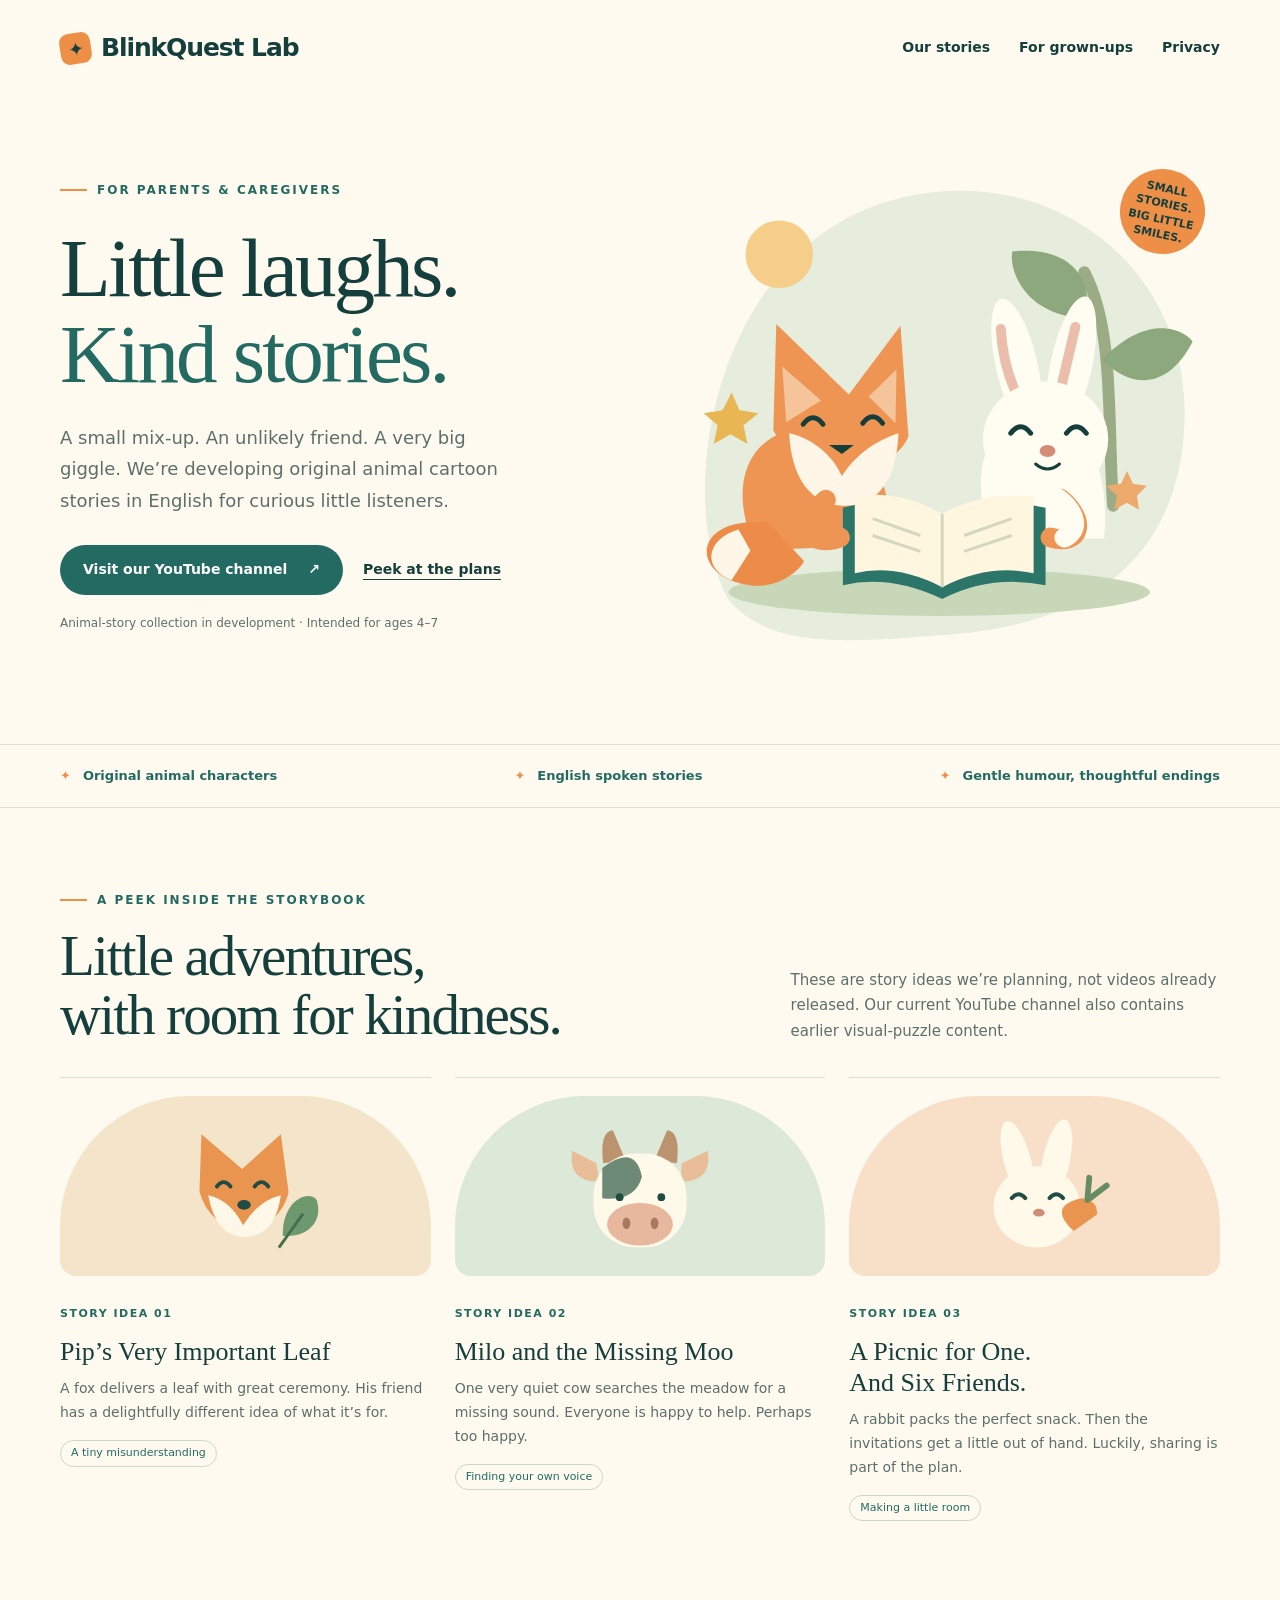
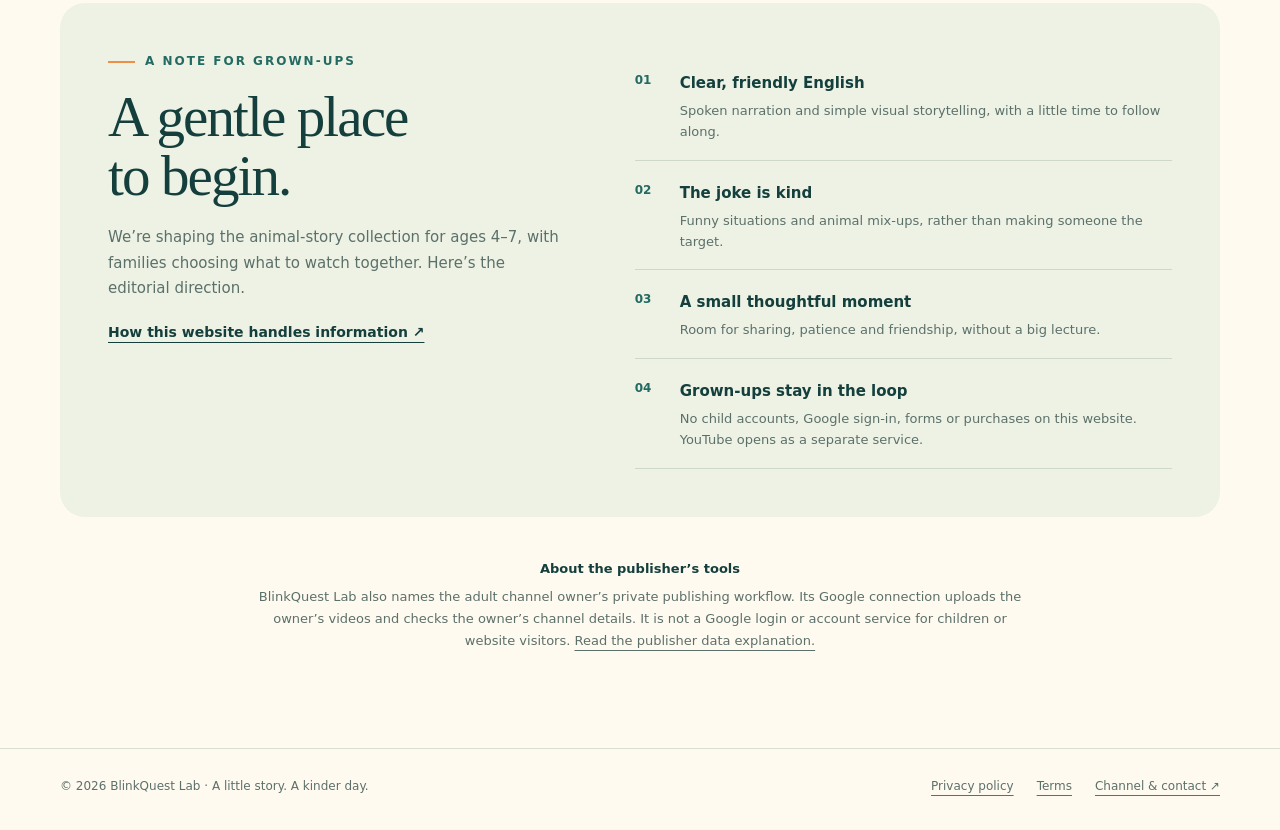
<file: index.html>
<!doctype html>
<html lang="en">
<head><meta charset="utf-8"><meta name="viewport" content="width=device-width,initial-scale=1"><meta name="description" content="BlinkQuest Lab is developing gentle, funny animal cartoon stories in English for ages 4–7. Parent information, channel links and publisher privacy."><meta name="theme-color" content="#fffaf0"><title>BlinkQuest Lab — Little laughs. Kind stories.</title><link rel="canonical" href="https://mehmetstorm1088-maker.github.io/"><link rel="stylesheet" href="site.css"></head>
<body><a class="skip" href="#main">Skip to content</a>
<header><div class="wrap nav"><a class="brand" href="index.html" aria-label="BlinkQuest Lab home"><span class="brandmark" aria-hidden="true">✦</span>BlinkQuest Lab</a><nav class="navlinks" aria-label="Main navigation"><a href="#stories">Our stories</a><a class="desktop" href="#grown-ups">For grown-ups</a><a href="privacy.html">Privacy</a></nav></div></header>
<main id="main"><section class="wrap hero"><div><div class="eyebrow">For parents &amp; caregivers</div><h1>Little laughs.<br><em>Kind stories.</em></h1><p class="lead">A small mix-up. An unlikely friend. A very big giggle. We’re developing original animal cartoon stories in English for curious little listeners.</p><div class="actions"><a class="button" href="https://www.youtube.com/channel/UC2xDrOsBQC-hWsGO5tNByVg" target="_blank" rel="noopener noreferrer">Visit our YouTube channel <span aria-hidden="true">↗</span></a><a class="textlink" href="#stories">Peek at the plans</a></div><p class="tiny">Animal-story collection in development · Intended for ages 4–7</p></div>
<div class="hero-art"><span class="stamp">SMALL STORIES.<br>BIG LITTLE<br>SMILES.</span><svg viewBox="0 0 560 530" role="img" aria-labelledby="hero-title"><title id="hero-title">A friendly fox and rabbit sharing a storybook beneath a leafy tree</title><path d="M65 453C7 348 52 98 231 50c153-41 295 63 293 218-2 135-88 210-240 220-90 6-175 17-219-35" fill="#e6eddc"/><circle cx="116" cy="105" r="34" fill="#f5ce8a"/><path d="M452 358c-6-83 2-177-29-235" fill="none" stroke="#9aab86" stroke-width="12" stroke-linecap="round"/><path d="M426 170c-73-4-79-61-75-68 61-5 80 28 75 68m15 41c49-51 86-27 91-18-25 48-61 48-91 18" fill="#8ca87c"/><ellipse cx="277" cy="445" rx="212" ry="24" fill="#c9d7b9"/><path d="M93 403c-36-76 1-135 74-121 42 8 65 60 60 115" fill="#ef9554"/><path d="m110 282 3-107 73 71 52-69 8 111c-14 38-102 59-136-6" fill="#ef9554"/><path d="m119 218 4 56 35-22m48-4 27 27 1-54" fill="#f6c49b"/><path d="M126 285c23 5 43 21 53 43 16-24 36-36 57-43-2 46-20 74-56 73-32-1-52-28-54-73" fill="#fff6e7"/><path d="m166 297 13 9 12-9" fill="#163f3b"/><path d="M140 276q10-13 20 0m40-1q10-13 20 0" stroke="#163f3b" stroke-width="5" fill="none" stroke-linecap="round"/><path d="M105 375c-77-8-81 54-19 63 25 4 48-11 55-24" fill="#ec8c48"/><path d="M75 382c-32 9-38 39-7 51l19-30" fill="#fff6e7"/><path d="M326 391c-15-70-8-105 38-116 54-13 86 34 79 116" fill="#fffdf2"/><ellipse cx="355" cy="217" rx="21" ry="69" transform="rotate(-13 355 217)" fill="#fffdf2"/><ellipse cx="410" cy="216" rx="21" ry="70" transform="rotate(12 410 216)" fill="#fffdf2"/><path d="M354 244c-9-20-14-43-15-64m60 62 15-64" stroke="#ebbdad" stroke-width="10" stroke-linecap="round"/><ellipse cx="384" cy="291" rx="63" ry="58" fill="#fffdf2"/><path d="M349 285q10-13 20 0m36 0q10-13 20 0" stroke="#163f3b" stroke-width="5" fill="none" stroke-linecap="round"/><ellipse cx="386" cy="303" rx="8" ry="6" fill="#d58c76"/><path d="M374 316q12 10 24 0" stroke="#163f3b" stroke-width="3" fill="none" stroke-linecap="round"/><path d="M180 360q51-13 100 14v78q-52-25-100-14Zm100 14q48-27 104-14v78q-56-11-104 14Z" fill="#2b7569"/><path d="M192 349q42-8 88 17v74q-47-24-88-14Zm88 17q45-24 92-17v77q-45-10-92 14Z" fill="#fff6df"/><path d="m280 366 0 74m-70-69 48 17m-48 0 48 16m44-16 48-17m-48 33 48-16" stroke="#d2d7bd" stroke-width="3"/><path d="M163 352c-28 25-18 49 14 38m222-39c27 22 20 48-10 39" fill="none" stroke="#ef9554" stroke-width="20" stroke-linecap="round"/><path d="M397 351c20 16 20 32 6 39" fill="none" stroke="#fffdf2" stroke-width="20" stroke-linecap="round"/><path d="m68 244 8 18 19 3-15 12 4 19-17-10-17 10 4-19-14-12 19-3Z" fill="#e8b653"/><path d="m466 323 6 13 14 2-10 10 2 14-12-7-13 7 3-14-11-10 15-2Z" fill="#eea96c"/></svg></div></section>
<div class="ribbon"><div class="wrap"><span>Original animal characters</span><span>English spoken stories</span><span>Gentle humour, thoughtful endings</span></div></div>
<section id="stories" class="wrap section"><div class="sectionhead"><div><div class="eyebrow">A peek inside the storybook</div><h2>Little adventures,<br>with room for kindness.</h2></div><p>These are story ideas we’re planning, not videos already released. Our current YouTube channel also contains earlier visual-puzzle content.</p></div><div class="stories">
<article class="story"><div class="scene"><svg viewBox="0 0 190 160" role="img" aria-label="An orange fox holding a leaf"><path d="m48 85 2-59 42 36 40-36 8 60c-12 50-78 52-92-1" fill="#e99550"/><path d="M57 89q23 5 36 31 15-25 39-31-6 44-39 43-28-1-36-43" fill="#fff7e8"/><path d="M66 80q7-9 14 0m25 0q7-9 14 0" stroke="#214c43" fill="none" stroke-width="4" stroke-linecap="round"/><ellipse cx="94" cy="99" rx="7" ry="5" fill="#214c43"/><path d="M134 131c-1-38 28-48 35-37 7 22-9 39-35 37" fill="#6e986d"/><path d="m130 143 25-35" stroke="#456f50" stroke-width="3"/></svg></div><span class="number">STORY IDEA 01</span><h3>Pip’s Very Important Leaf</h3><p>A fox delivers a leaf with great ceremony. His friend has a delightfully different idea of what it’s for.</p><span class="story-tag">A tiny misunderstanding</span></article>
<article class="story"><div class="scene green"><svg viewBox="0 0 190 160" role="img" aria-label="A cream cow with funny little ears"><path d="M50 56 25 43q-5 32 28 32m85-19 27-13q5 32-28 32" fill="#e8bd97"/><path d="M57 56q-4-33 10-34l13 31m30 0 13-31q14 1 10 34" fill="#bb936e"/><rect x="47" y="46" width="96" height="97" rx="43" fill="#fff9e9"/><path d="M56 61q34-26 41 9-7 26-41 22" fill="#6c8a75"/><circle cx="74" cy="91" r="4" fill="#214c43"/><circle cx="117" cy="91" r="4" fill="#214c43"/><ellipse cx="95" cy="119" rx="34" ry="22" fill="#e8b89e"/><ellipse cx="81" cy="118" rx="4" ry="6" fill="#a77761"/><ellipse cx="110" cy="118" rx="4" ry="6" fill="#a77761"/></svg></div><span class="number">STORY IDEA 02</span><h3>Milo and the Missing Moo</h3><p>One very quiet cow searches the meadow for a missing sound. Everyone is happy to help. Perhaps too happy.</p><span class="story-tag">Finding your own voice</span></article>
<article class="story"><div class="scene peach"><svg viewBox="0 0 190 160" role="img" aria-label="A rabbit next to a picnic carrot"><ellipse cx="77" cy="54" rx="14" ry="43" transform="rotate(-15 77 54)" fill="#fff9e9"/><ellipse cx="117" cy="53" rx="14" ry="43" transform="rotate(12 117 53)" fill="#fff9e9"/><ellipse cx="97" cy="101" rx="45" ry="42" fill="#fff9e9"/><path d="M71 92q7-8 14 0m25 0q7-8 14 0" stroke="#214c43" fill="none" stroke-width="4" stroke-linecap="round"/><ellipse cx="99" cy="107" rx="6" ry="4" fill="#d28b76"/><path d="M135 126q-28-26 8-34 17 2 16 17Z" fill="#e99550"/><path d="m149 94 2-23m1 21 17-13" stroke="#678b63" stroke-width="6" stroke-linecap="round"/></svg></div><span class="number">STORY IDEA 03</span><h3>A Picnic for One.<br>And Six Friends.</h3><p>A rabbit packs the perfect snack. Then the invitations get a little out of hand. Luckily, sharing is part of the plan.</p><span class="story-tag">Making a little room</span></article>
</div></section>
<section id="grown-ups" class="wrap section" style="padding-top:0"><div class="family"><div><div class="eyebrow">A note for grown-ups</div><h2>A gentle place<br>to begin.</h2><p>We’re shaping the animal-story collection for ages 4–7, with families choosing what to watch together. Here’s the editorial direction.</p><a class="textlink" href="privacy.html">How this website handles information ↗</a></div><ol class="principles"><li><div><strong>Clear, friendly English</strong><p>Spoken narration and simple visual storytelling, with a little time to follow along.</p></div></li><li><div><strong>The joke is kind</strong><p>Funny situations and animal mix-ups, rather than making someone the target.</p></div></li><li><div><strong>A small thoughtful moment</strong><p>Room for sharing, patience and friendship, without a big lecture.</p></div></li><li><div><strong>Grown-ups stay in the loop</strong><p>No child accounts, Google sign-in, forms or purchases on this website. YouTube opens as a separate service.</p></div></li></ol></div>
<div class="publisher"><h3>About the publisher’s tools</h3><p>BlinkQuest Lab also names the adult channel owner’s private publishing workflow. Its Google connection uploads the owner’s videos and checks the owner’s channel details. It is not a Google login or account service for children or website visitors. <a href="privacy.html#publisher">Read the publisher data explanation.</a></p></div></section></main>
<footer><div class="wrap foot"><span>© 2026 BlinkQuest Lab · A little story. A kinder day.</span><nav class="footnav" aria-label="Footer"><a href="privacy.html">Privacy policy</a><a href="terms.html">Terms</a><a href="https://www.youtube.com/channel/UC2xDrOsBQC-hWsGO5tNByVg" target="_blank" rel="noopener noreferrer">Channel &amp; contact ↗</a></nav></div></footer></body></html>
</file>
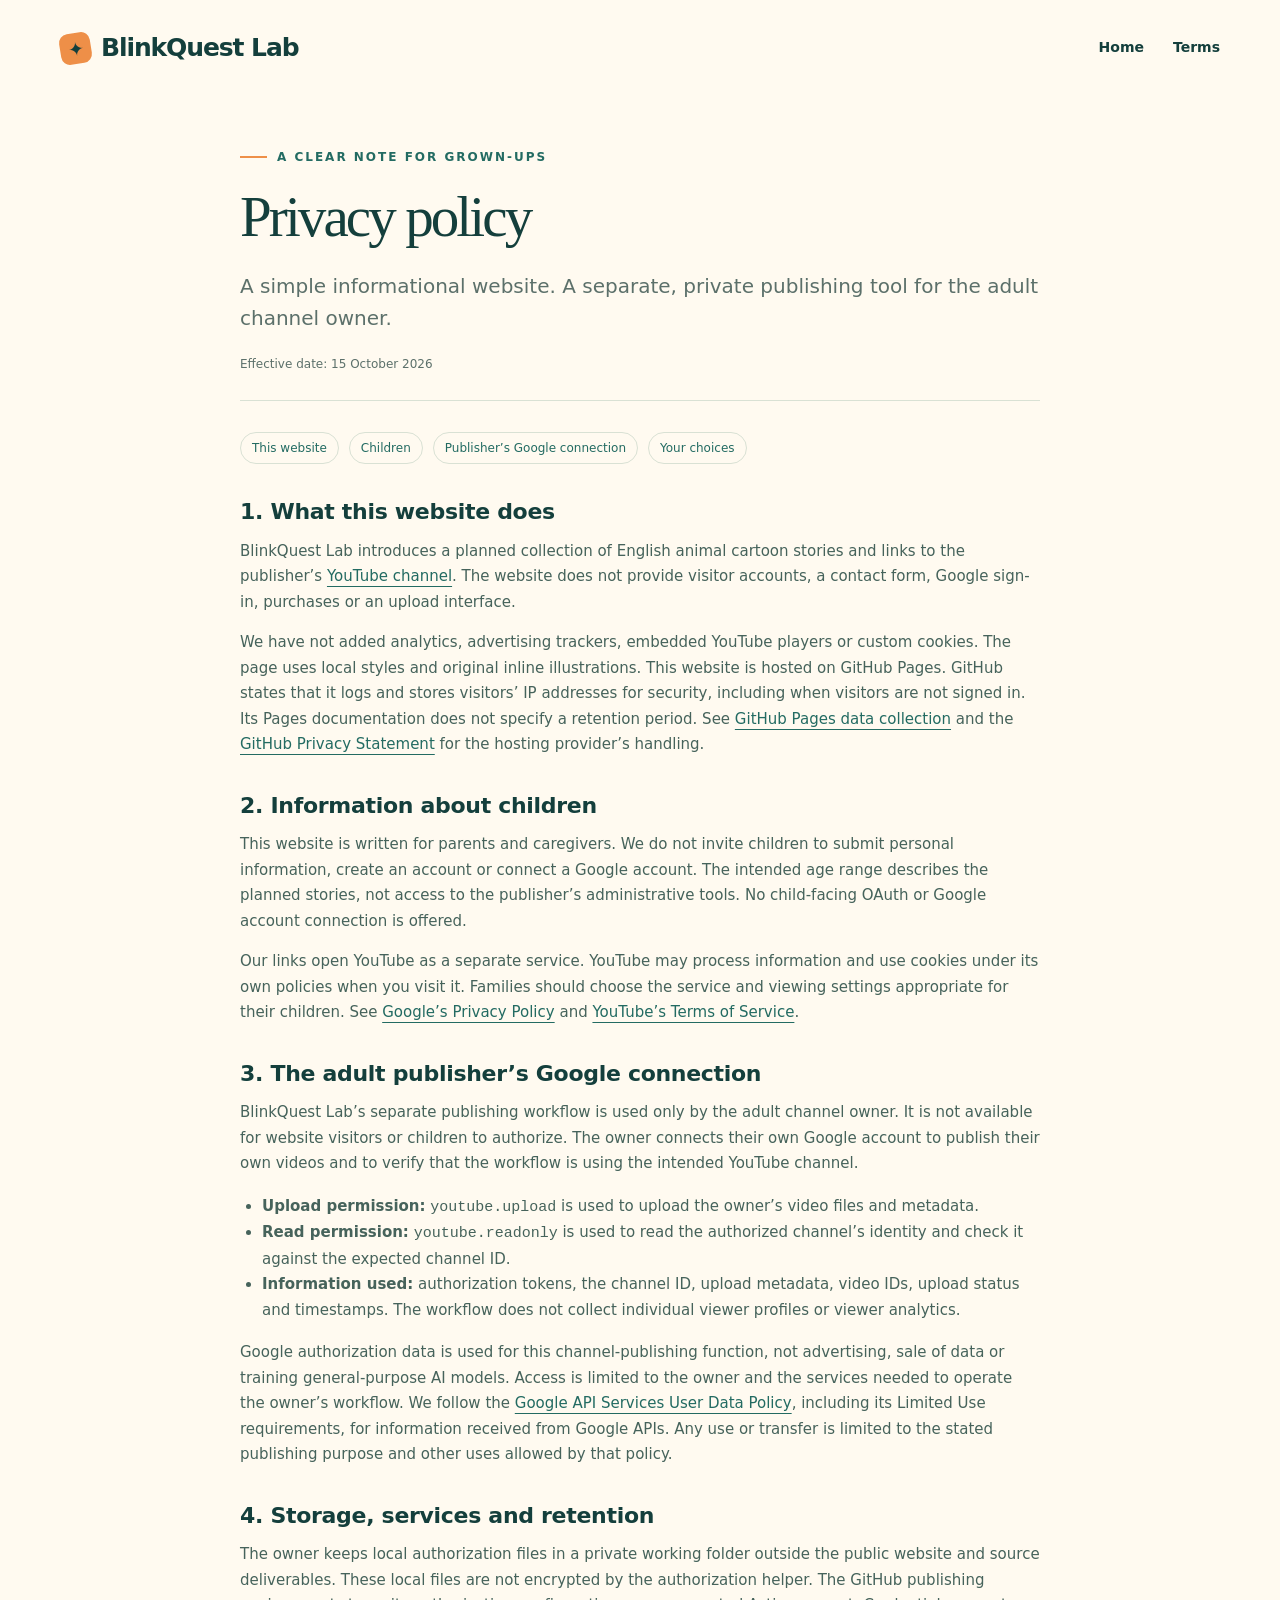
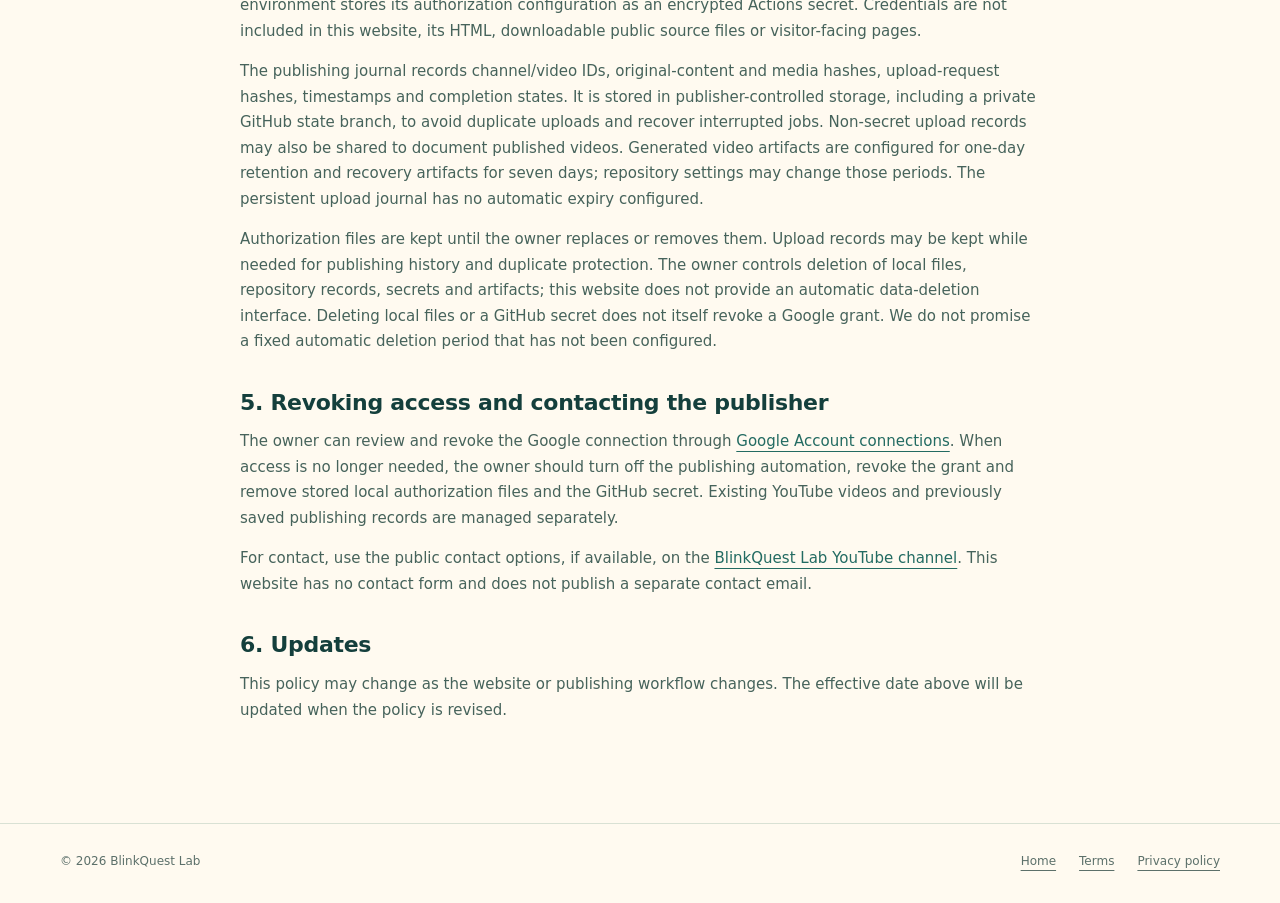
<file: privacy.html>
<!doctype html><html lang="en"><head><meta charset="utf-8"><meta name="viewport" content="width=device-width,initial-scale=1"><meta name="description" content="Privacy information for BlinkQuest Lab's parent-information website and separate adult publisher workflow."><title>Privacy policy — BlinkQuest Lab</title><link rel="canonical" href="https://mehmetstorm1088-maker.github.io/privacy.html"><link rel="stylesheet" href="site.css"></head><body><a class="skip" href="#main">Skip to content</a><header><div class="wrap nav"><a class="brand" href="index.html"><span class="brandmark" aria-hidden="true">✦</span>BlinkQuest Lab</a><nav class="navlinks" aria-label="Main navigation"><a href="index.html">Home</a><a href="terms.html">Terms</a></nav></div></header><main id="main" class="wrap legal"><div class="eyebrow">A clear note for grown-ups</div><h1>Privacy policy</h1><p class="intro">A simple informational website. A separate, private publishing tool for the adult channel owner.</p><p class="updated">Effective date: 15 October 2026</p><nav class="toc" aria-label="Policy sections"><a href="#website">This website</a><a href="#children">Children</a><a href="#publisher">Publisher’s Google connection</a><a href="#choices">Your choices</a></nav>
<h2 id="website">1. What this website does</h2><p>BlinkQuest Lab introduces a planned collection of English animal cartoon stories and links to the publisher’s <a href="https://www.youtube.com/channel/UC2xDrOsBQC-hWsGO5tNByVg" target="_blank" rel="noopener noreferrer">YouTube channel</a>. The website does not provide visitor accounts, a contact form, Google sign-in, purchases or an upload interface.</p><p>We have not added analytics, advertising trackers, embedded YouTube players or custom cookies. The page uses local styles and original inline illustrations. This website is hosted on GitHub Pages. GitHub states that it logs and stores visitors’ IP addresses for security, including when visitors are not signed in. Its Pages documentation does not specify a retention period. See <a href="https://docs.github.com/en/pages/getting-started-with-github-pages/what-is-github-pages#data-collection" target="_blank" rel="noopener noreferrer">GitHub Pages data collection</a> and the <a href="https://docs.github.com/en/site-policy/privacy-policies/github-general-privacy-statement" target="_blank" rel="noopener noreferrer">GitHub Privacy Statement</a> for the hosting provider’s handling.</p>
<h2 id="children">2. Information about children</h2><p>This website is written for parents and caregivers. We do not invite children to submit personal information, create an account or connect a Google account. The intended age range describes the planned stories, not access to the publisher’s administrative tools. No child-facing OAuth or Google account connection is offered.</p><p>Our links open YouTube as a separate service. YouTube may process information and use cookies under its own policies when you visit it. Families should choose the service and viewing settings appropriate for their children. See <a href="https://policies.google.com/privacy" target="_blank" rel="noopener noreferrer">Google’s Privacy Policy</a> and <a href="https://www.youtube.com/static?template=terms" target="_blank" rel="noopener noreferrer">YouTube’s Terms of Service</a>.</p>
<h2 id="publisher">3. The adult publisher’s Google connection</h2><p>BlinkQuest Lab’s separate publishing workflow is used only by the adult channel owner. It is not available for website visitors or children to authorize. The owner connects their own Google account to publish their own videos and to verify that the workflow is using the intended YouTube channel.</p><ul><li><strong>Upload permission:</strong> <code>youtube.upload</code> is used to upload the owner’s video files and metadata.</li><li><strong>Read permission:</strong> <code>youtube.readonly</code> is used to read the authorized channel’s identity and check it against the expected channel ID.</li><li><strong>Information used:</strong> authorization tokens, the channel ID, upload metadata, video IDs, upload status and timestamps. The workflow does not collect individual viewer profiles or viewer analytics.</li></ul><p>Google authorization data is used for this channel-publishing function, not advertising, sale of data or training general-purpose AI models. Access is limited to the owner and the services needed to operate the owner’s workflow. We follow the <a href="https://developers.google.com/terms/api-services-user-data-policy" target="_blank" rel="noopener noreferrer">Google API Services User Data Policy</a>, including its Limited Use requirements, for information received from Google APIs. Any use or transfer is limited to the stated publishing purpose and other uses allowed by that policy.</p>
<h2>4. Storage, services and retention</h2><p>The owner keeps local authorization files in a private working folder outside the public website and source deliverables. These local files are not encrypted by the authorization helper. The GitHub publishing environment stores its authorization configuration as an encrypted Actions secret. Credentials are not included in this website, its HTML, downloadable public source files or visitor-facing pages.</p><p>The publishing journal records channel/video IDs, original-content and media hashes, upload-request hashes, timestamps and completion states. It is stored in publisher-controlled storage, including a private GitHub state branch, to avoid duplicate uploads and recover interrupted jobs. Non-secret upload records may also be shared to document published videos. Generated video artifacts are configured for one-day retention and recovery artifacts for seven days; repository settings may change those periods. The persistent upload journal has no automatic expiry configured.</p><p>Authorization files are kept until the owner replaces or removes them. Upload records may be kept while needed for publishing history and duplicate protection. The owner controls deletion of local files, repository records, secrets and artifacts; this website does not provide an automatic data-deletion interface. Deleting local files or a GitHub secret does not itself revoke a Google grant. We do not promise a fixed automatic deletion period that has not been configured.</p>
<h2 id="choices">5. Revoking access and contacting the publisher</h2><p>The owner can review and revoke the Google connection through <a href="https://myaccount.google.com/connections" target="_blank" rel="noopener noreferrer">Google Account connections</a>. When access is no longer needed, the owner should turn off the publishing automation, revoke the grant and remove stored local authorization files and the GitHub secret. Existing YouTube videos and previously saved publishing records are managed separately.</p><p>For contact, use the public contact options, if available, on the <a href="https://www.youtube.com/channel/UC2xDrOsBQC-hWsGO5tNByVg" target="_blank" rel="noopener noreferrer">BlinkQuest Lab YouTube channel</a>. This website has no contact form and does not publish a separate contact email.</p>
<h2>6. Updates</h2><p>This policy may change as the website or publishing workflow changes. The effective date above will be updated when the policy is revised.</p></main><footer><div class="wrap foot"><span>© 2026 BlinkQuest Lab</span><nav class="footnav" aria-label="Footer"><a href="index.html">Home</a><a href="terms.html">Terms</a><a href="privacy.html">Privacy policy</a></nav></div></footer></body></html>
</file>
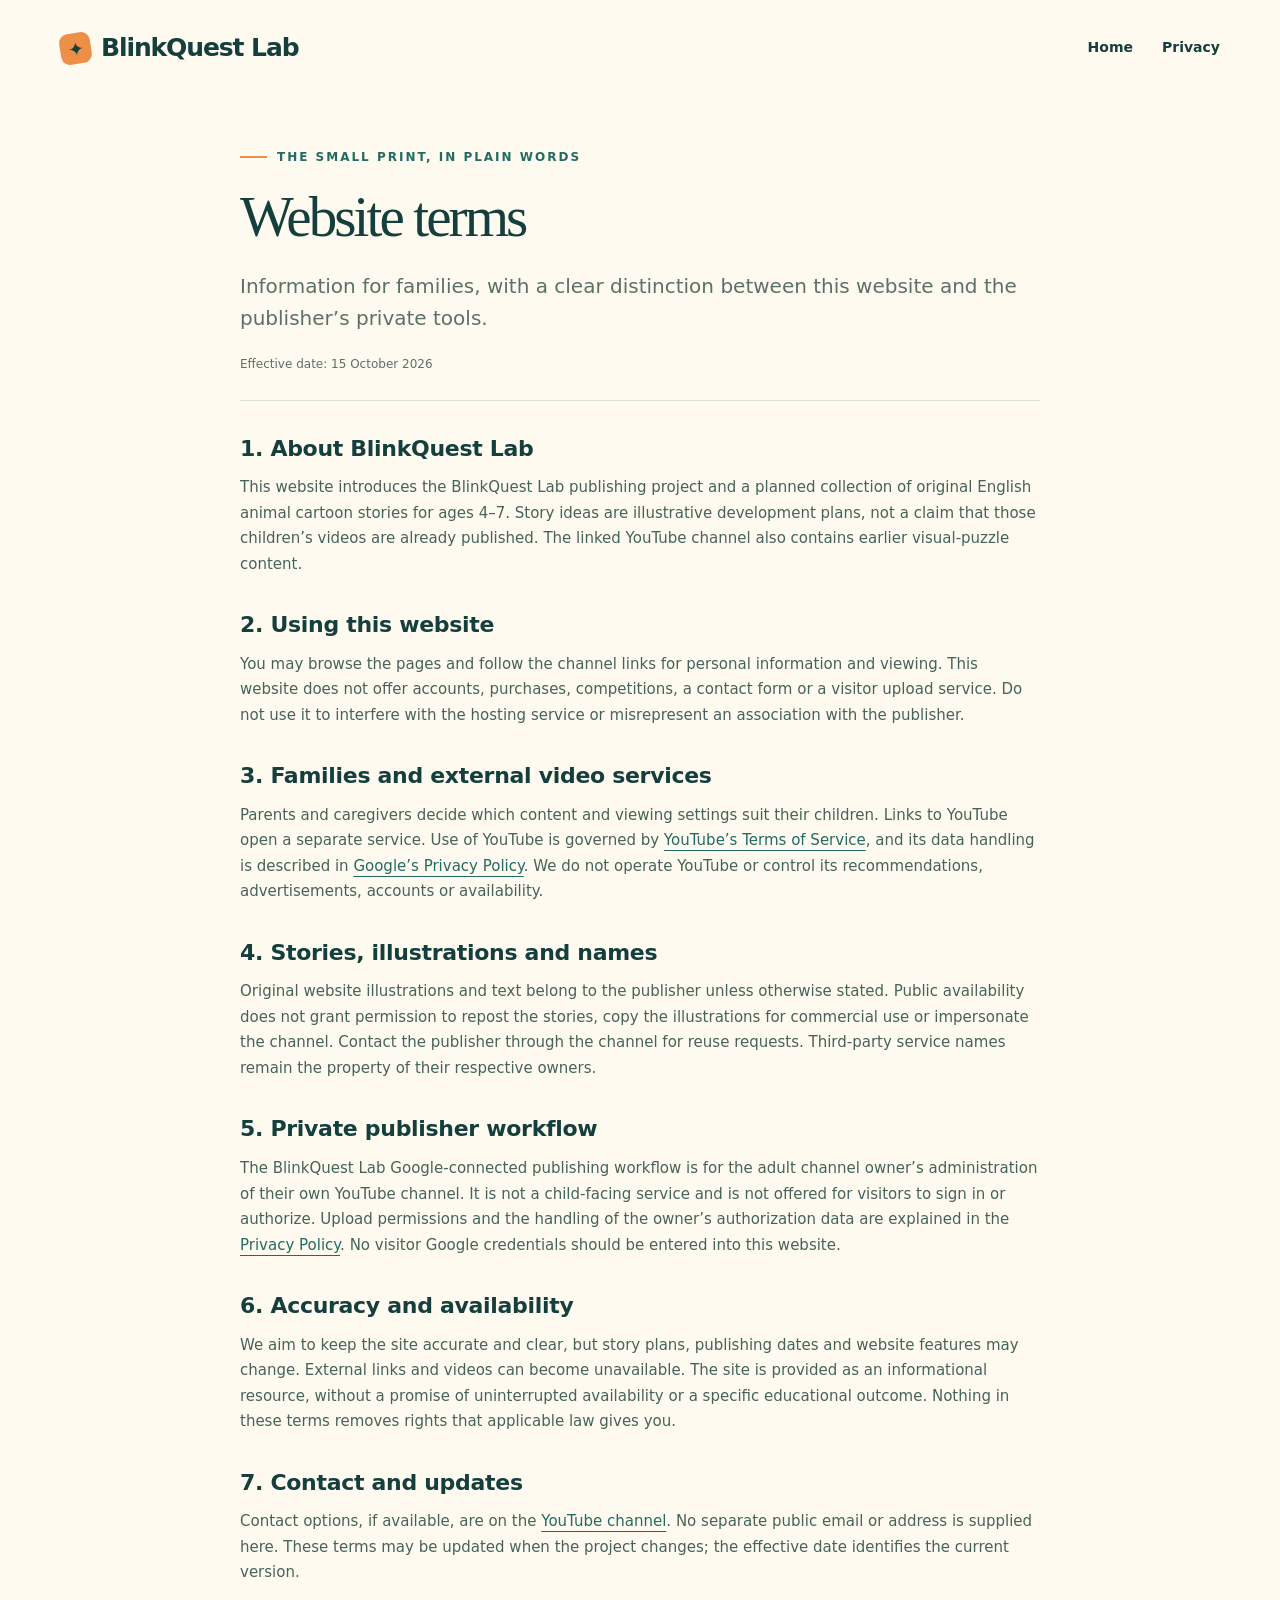
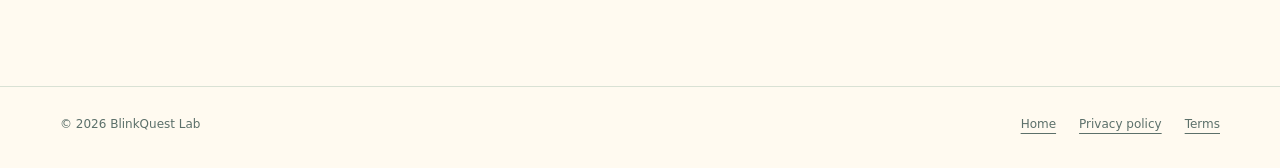
<file: terms.html>
<!doctype html><html lang="en"><head><meta charset="utf-8"><meta name="viewport" content="width=device-width,initial-scale=1"><meta name="description" content="Terms for the BlinkQuest Lab informational website."><title>Terms — BlinkQuest Lab</title><link rel="canonical" href="https://mehmetstorm1088-maker.github.io/terms.html"><link rel="stylesheet" href="site.css"></head><body><a class="skip" href="#main">Skip to content</a><header><div class="wrap nav"><a class="brand" href="index.html"><span class="brandmark" aria-hidden="true">✦</span>BlinkQuest Lab</a><nav class="navlinks" aria-label="Main navigation"><a href="index.html">Home</a><a href="privacy.html">Privacy</a></nav></div></header><main id="main" class="wrap legal"><div class="eyebrow">The small print, in plain words</div><h1>Website terms</h1><p class="intro">Information for families, with a clear distinction between this website and the publisher’s private tools.</p><p class="updated">Effective date: 15 October 2026</p>
<h2>1. About BlinkQuest Lab</h2><p>This website introduces the BlinkQuest Lab publishing project and a planned collection of original English animal cartoon stories for ages 4–7. Story ideas are illustrative development plans, not a claim that those children’s videos are already published. The linked YouTube channel also contains earlier visual-puzzle content.</p>
<h2>2. Using this website</h2><p>You may browse the pages and follow the channel links for personal information and viewing. This website does not offer accounts, purchases, competitions, a contact form or a visitor upload service. Do not use it to interfere with the hosting service or misrepresent an association with the publisher.</p>
<h2>3. Families and external video services</h2><p>Parents and caregivers decide which content and viewing settings suit their children. Links to YouTube open a separate service. Use of YouTube is governed by <a href="https://www.youtube.com/static?template=terms" target="_blank" rel="noopener noreferrer">YouTube’s Terms of Service</a>, and its data handling is described in <a href="https://policies.google.com/privacy" target="_blank" rel="noopener noreferrer">Google’s Privacy Policy</a>. We do not operate YouTube or control its recommendations, advertisements, accounts or availability.</p>
<h2>4. Stories, illustrations and names</h2><p>Original website illustrations and text belong to the publisher unless otherwise stated. Public availability does not grant permission to repost the stories, copy the illustrations for commercial use or impersonate the channel. Contact the publisher through the channel for reuse requests. Third-party service names remain the property of their respective owners.</p>
<h2>5. Private publisher workflow</h2><p>The BlinkQuest Lab Google-connected publishing workflow is for the adult channel owner’s administration of their own YouTube channel. It is not a child-facing service and is not offered for visitors to sign in or authorize. Upload permissions and the handling of the owner’s authorization data are explained in the <a href="privacy.html#publisher">Privacy Policy</a>. No visitor Google credentials should be entered into this website.</p>
<h2>6. Accuracy and availability</h2><p>We aim to keep the site accurate and clear, but story plans, publishing dates and website features may change. External links and videos can become unavailable. The site is provided as an informational resource, without a promise of uninterrupted availability or a specific educational outcome. Nothing in these terms removes rights that applicable law gives you.</p>
<h2>7. Contact and updates</h2><p>Contact options, if available, are on the <a href="https://www.youtube.com/channel/UC2xDrOsBQC-hWsGO5tNByVg" target="_blank" rel="noopener noreferrer">YouTube channel</a>. No separate public email or address is supplied here. These terms may be updated when the project changes; the effective date identifies the current version.</p></main><footer><div class="wrap foot"><span>© 2026 BlinkQuest Lab</span><nav class="footnav" aria-label="Footer"><a href="index.html">Home</a><a href="privacy.html">Privacy policy</a><a href="terms.html">Terms</a></nav></div></footer></body></html>
</file>
<file: site.css>
:root{--paper:#fffaf0;--ink:#143f3c;--muted:#5c706a;--teal:#236b62;--orange:#ee8f48;--line:#d9e1d4;--wash:#edf2e5;--white:#fffef8}*{box-sizing:border-box}html{scroll-behavior:smooth}body{margin:0;background:var(--paper);color:var(--ink);font:17px/1.7 system-ui,-apple-system,BlinkMacSystemFont,"Segoe UI",sans-serif}a{color:inherit;text-underline-offset:5px}a:focus-visible,button:focus-visible{outline:3px solid var(--orange);outline-offset:5px}.wrap{width:min(1160px,calc(100% - 48px));margin:auto}.skip{position:absolute;left:20px;top:-90px;background:var(--ink);color:white;padding:10px 18px;z-index:9}.skip:focus{top:12px}header{padding:27px 0}.nav{display:flex;align-items:center;justify-content:space-between;gap:28px}.brand{text-decoration:none;font-weight:850;letter-spacing:-1.1px;font-size:25px;display:flex;align-items:center;gap:10px}.brandmark{width:31px;height:31px;background:var(--orange);border-radius:9px;transform:rotate(-9deg);display:inline-grid;place-items:center;color:var(--ink);font-size:19px}.navlinks{display:flex;align-items:center;gap:29px;font-size:14px;font-weight:650}.navlinks a{text-decoration:none}.navlinks a:hover{text-decoration:underline}.hero{display:grid;grid-template-columns:1.02fr 1fr;gap:36px;align-items:center;padding:53px 0 68px}.eyebrow{font-size:12px;letter-spacing:2px;font-weight:800;text-transform:uppercase;color:var(--teal);display:flex;align-items:center;gap:10px}.eyebrow:before{content:"";width:27px;height:2px;background:var(--orange)}h1,h2,h3,p{margin-top:0}h1,h2{font-family:Georgia,"Times New Roman",serif;font-weight:500;letter-spacing:-2.9px;line-height:1.04}h1{font-size:clamp(54px,6.5vw,84px);margin:24px 0}h1 em{font-style:normal;color:var(--teal)}.lead{max-width:460px;color:var(--muted);font-size:18px;line-height:1.75}.actions{display:flex;gap:20px;align-items:center;flex-wrap:wrap;margin-top:29px}.button{display:inline-flex;align-items:center;gap:21px;border-radius:100px;background:var(--teal);color:white;padding:13px 23px;text-decoration:none;font-size:14px;font-weight:750}.button:hover{background:var(--ink)}.textlink{font-size:14px;font-weight:700}.tiny{font-size:12px;color:var(--muted);margin-top:18px}.hero-art{position:relative}.hero-art svg{width:100%;display:block}.stamp{position:absolute;right:8px;top:12px;background:var(--orange);border-radius:50%;width:99px;height:99px;display:flex;align-items:center;justify-content:center;text-align:center;font-size:11px;font-weight:800;line-height:1.4;transform:rotate(12deg);border:7px solid var(--paper)}.ribbon{border-top:1px solid var(--line);border-bottom:1px solid var(--line);padding:20px 0}.ribbon .wrap{display:flex;gap:25px;justify-content:space-between;color:var(--teal);font-size:13px;font-weight:700}.ribbon span:before{content:"✦";color:var(--orange);margin-right:12px}.section{padding:82px 0}.sectionhead{display:grid;grid-template-columns:1fr .65fr;gap:70px;align-items:end;margin-bottom:33px}h2{font-size:clamp(38px,4.8vw,57px);letter-spacing:-1.9px;margin:15px 0 0}.sectionhead p{color:var(--muted);font-size:15px;margin:0}.stories{display:grid;grid-template-columns:repeat(3,1fr);gap:24px}.story{border-top:1px solid var(--line);padding-top:18px}.scene{height:180px;border-radius:130px 130px 16px 16px;display:grid;place-items:center;background:#f4e4c9;margin-bottom:21px;overflow:hidden}.scene svg{height:155px;width:190px}.scene.green{background:#dce8d8}.scene.peach{background:#f8dfc8}.number{font-size:11px;letter-spacing:1.5px;font-weight:800;color:var(--teal)}h3{font-family:Georgia,serif;font-size:26px;line-height:1.2;font-weight:500;margin:10px 0}.story p{font-size:14px;color:var(--muted);line-height:1.7;margin-bottom:0}.story-tag{display:inline-block;font-size:11px;border:1px solid #ccd7c6;border-radius:30px;padding:3px 10px;margin-top:15px;color:var(--teal)}.family{background:var(--wash);border-radius:25px;padding:48px;display:grid;grid-template-columns:.85fr 1fr;gap:70px}.family h2{margin-bottom:20px}.family p{color:var(--muted);font-size:15px}.principles{list-style:none;margin:0;padding:0;counter-reset:steps}.principles li{display:grid;grid-template-columns:30px 1fr;gap:15px;padding:17px 0;border-bottom:1px solid #cdd9c8;counter-increment:steps}.principles li:before{content:"0" counter(steps);font-size:12px;color:var(--teal);font-weight:800;padding-top:2px}.principles strong{font-size:15px}.principles p{margin:4px 0 0;font-size:13px;line-height:1.6}.publisher{max-width:780px;margin:44px auto 0;text-align:center;color:var(--muted);font-size:13px}.publisher h3{font-family:inherit;font-size:13px;font-weight:750;color:var(--ink)}footer{border-top:1px solid var(--line);padding:27px 0 34px;margin-top:0}.foot{display:flex;justify-content:space-between;align-items:center;gap:25px;font-size:12px;color:var(--muted)}.footnav{display:flex;gap:23px;flex-wrap:wrap}.legal{max-width:800px;padding:50px 0 85px}.legal h1{font-size:57px;margin-top:20px}.legal .intro{font-size:20px;color:var(--muted);line-height:1.6}.legal .updated{font-size:12px;color:var(--muted);border-bottom:1px solid var(--line);padding-bottom:25px;margin-bottom:31px}.legal h2{font-family:inherit;font-size:22px;font-weight:750;letter-spacing:-.3px;line-height:1.3;margin:34px 0 12px}.legal p,.legal li{font-size:15px;color:#46635b}.legal ul{padding-left:22px}.legal .callout{background:var(--wash);border-left:3px solid var(--teal);padding:18px 22px;border-radius:0 14px 14px 0}.legal a{color:var(--teal)}.legal .toc{display:flex;gap:10px;flex-wrap:wrap;font-size:12px}.legal .toc a{padding:5px 11px;border:1px solid var(--line);border-radius:30px;text-decoration:none}@media(max-width:800px){.hero{grid-template-columns:1fr;padding-top:30px;gap:8px}.hero-art{max-width:520px;width:100%;margin:0 auto}.hero h1{max-width:600px}.lead{max-width:560px}.hero-art svg{max-height:440px}.sectionhead{grid-template-columns:1fr;gap:18px}.family{grid-template-columns:1fr;gap:22px;padding:30px}.stories{gap:17px}.scene{height:150px}.scene svg{height:135px;width:150px}.ribbon .wrap{justify-content:center;flex-wrap:wrap;gap:12px 24px}.foot{align-items:flex-start}}@media(max-width:560px){.wrap{width:calc(100% - 36px)}header{padding:19px 0}.brand{font-size:22px}.brandmark{width:27px;height:27px}.navlinks{gap:15px;font-size:12px}.navlinks .desktop{display:none}h1{font-size:58px}.hero{padding-bottom:35px}.hero-art svg{max-height:355px}.stamp{width:81px;height:81px;font-size:9px;right:0;top:0}.lead{font-size:16px}.section{padding:49px 0}.stories{grid-template-columns:1fr;gap:30px}.story{display:grid;grid-template-columns:110px 1fr;gap:0 20px}.scene{grid-row:span 5;height:145px;border-radius:75px 75px 12px 12px;margin:0}.scene svg{width:110px;height:125px}.story h3{font-size:24px;margin:7px 0}.story p{font-size:13px}.story-tag{justify-self:start;font-size:10px;margin-top:10px}.foot{display:block}.footnav{margin-top:16px}.legal{padding-top:28px}.legal h1{font-size:44px}.legal .intro{font-size:18px}}@media(prefers-reduced-motion:reduce){html{scroll-behavior:auto}}
</file>
